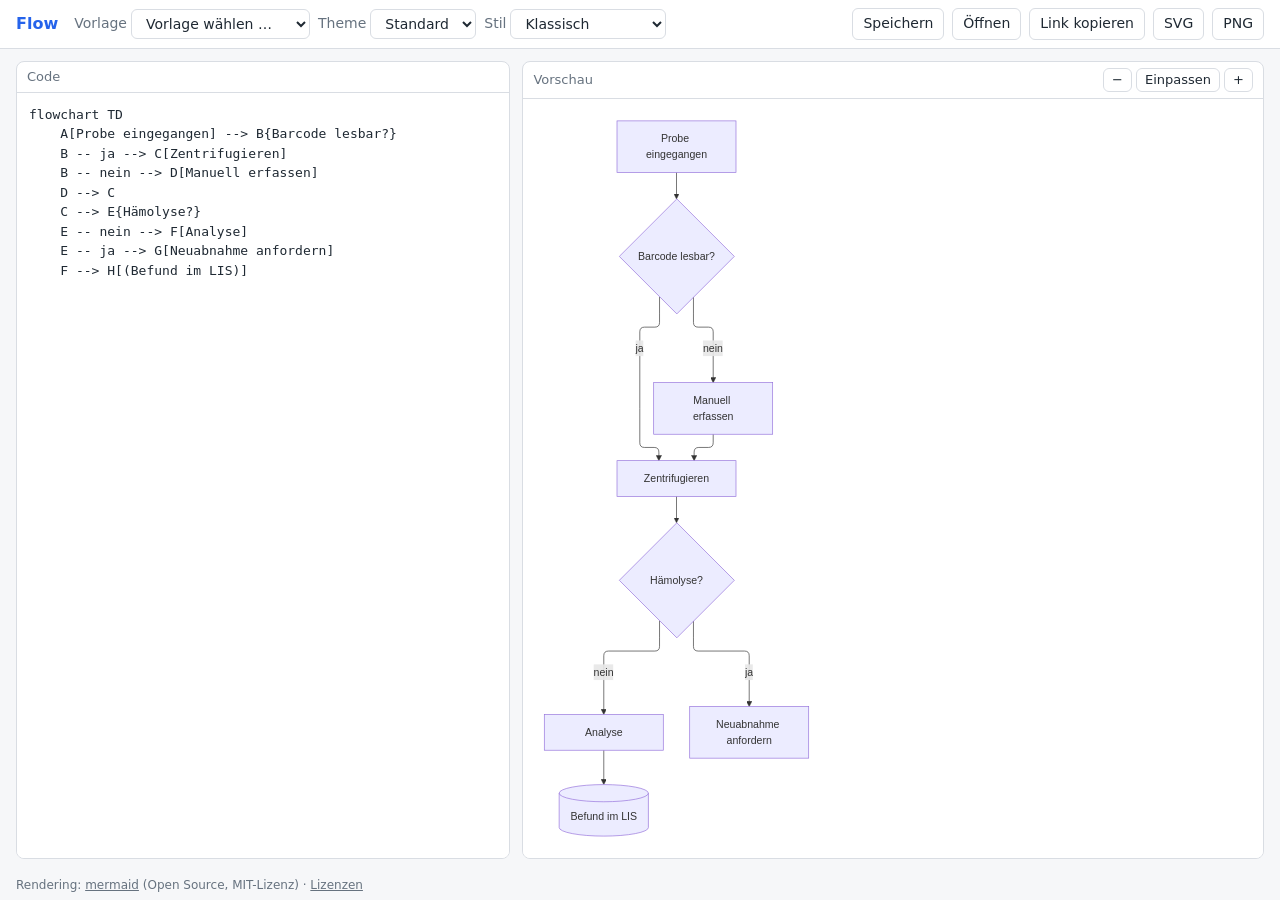
<file: index.html>
<!doctype html>
<html lang="de">
<head>
  <meta charset="utf-8">
  <meta name="viewport" content="width=device-width, initial-scale=1">
  <title>Flow – Diagramm-Editor</title>
  <link rel="icon" href="favicon.svg" type="image/svg+xml">
  <link rel="stylesheet" href="css/app.css">
</head>
<body>
  <header class="topbar">
    <span class="brand">Flow</span>

    <label class="field">
      <span>Vorlage</span>
      <select id="example"></select>
    </label>
    <label class="field">
      <span>Theme</span>
      <select id="theme">
        <option value="default">Standard</option>
        <option value="neutral">Neutral</option>
        <option value="forest">Wald</option>
        <option value="dark">Dunkel</option>
        <option value="base">Basis</option>
      </select>
    </label>
    <label class="field">
      <span>Stil</span>
      <select id="look">
        <option value="classic">Klassisch</option>
        <option value="handDrawn">Handgezeichnet</option>
      </select>
    </label>

    <span class="spacer"></span>

    <button id="btn-save" type="button">Speichern</button>
    <button id="btn-open" type="button">Öffnen</button>
    <button id="btn-share" type="button">Link kopieren</button>
    <button id="btn-svg" type="button">SVG</button>
    <button id="btn-png" type="button">PNG</button>
  </header>

  <main class="workspace">
    <section class="pane pane-code">
      <div class="pane-head">
        <span>Code</span>
        <span id="title" class="doc-title"></span>
      </div>
      <textarea id="code" spellcheck="false" autocomplete="off" autocapitalize="off"
                aria-label="Diagramm-Code"></textarea>
      <pre id="error" class="error" hidden></pre>
    </section>

    <section class="pane pane-view">
      <div class="pane-head">
        <span>Vorschau</span>
        <span class="zoom">
          <button id="zoom-out" type="button" aria-label="Verkleinern">−</button>
          <button id="zoom-fit" type="button">Einpassen</button>
          <button id="zoom-in" type="button" aria-label="Vergrößern">+</button>
        </span>
      </div>
      <div id="viewport" class="viewport">
        <div id="preview" class="preview"></div>
      </div>
    </section>
  </main>

  <dialog id="dlg-open">
    <h2>Gespeicherte Diagramme</h2>
    <p class="hint">Die Diagramme liegen nur in diesem Browser.</p>
    <ul id="saved-list" class="saved-list"></ul>
    <form method="dialog"><button>Schließen</button></form>
  </dialog>

  <div id="toast" class="toast" role="status" hidden></div>

  <footer class="footer">
    Rendering: <a href="https://github.com/mermaid-js/mermaid" rel="noopener">mermaid</a>
    (Open Source, MIT-Lizenz) ·
    <a href="THIRD_PARTY_NOTICES.md">Lizenzen</a>
  </footer>

  <script src="vendor/mermaid/mermaid.min.js"></script>
  <script src="js/examples.js"></script>
  <script src="js/app.js"></script>
</body>
</html>
</file>
<file: css/app.css>
:root {
  --bg: #f6f7f9;
  --panel: #ffffff;
  --border: #d9dde3;
  --text: #1f2933;
  --muted: #66727f;
  --accent: #2563eb;
  --accent-text: #ffffff;
  --error-bg: #fdecec;
  --error-text: #9b1c1c;
  --canvas: #ffffff;
}

@media (prefers-color-scheme: dark) {
  :root {
    --bg: #15181c;
    --panel: #1d2126;
    --border: #333a42;
    --text: #e4e7eb;
    --muted: #98a2ad;
    --accent: #3b82f6;
    --error-bg: #3a1d1d;
    --error-text: #fca5a5;
    --canvas: #262b31;
  }
}

* { box-sizing: border-box; }

html, body { height: 100%; margin: 0; }

body {
  display: flex;
  flex-direction: column;
  background: var(--bg);
  color: var(--text);
  font: 14px/1.4 system-ui, -apple-system, "Segoe UI", sans-serif;
}

button, select {
  font: inherit;
  color: var(--text);
  background: var(--panel);
  border: 1px solid var(--border);
  border-radius: 6px;
  padding: 5px 10px;
  cursor: pointer;
}

button:hover { border-color: var(--accent); }

.topbar {
  display: flex;
  flex-wrap: wrap;
  align-items: center;
  gap: 8px;
  padding: 8px 16px;
  background: var(--panel);
  border-bottom: 1px solid var(--border);
}

.brand { font-weight: 700; font-size: 16px; margin-right: 8px; color: var(--accent); }

.field { display: flex; align-items: center; gap: 4px; color: var(--muted); }

.spacer { flex: 1; }

.workspace {
  flex: 1;
  display: grid;
  grid-template-columns: minmax(280px, 2fr) 3fr;
  gap: 12px;
  padding: 12px 16px;
  min-height: 0;
}

.pane {
  display: flex;
  flex-direction: column;
  min-height: 0;
  background: var(--panel);
  border: 1px solid var(--border);
  border-radius: 8px;
  overflow: hidden;
}

.pane-head {
  display: flex;
  align-items: center;
  justify-content: space-between;
  gap: 8px;
  padding: 6px 10px;
  border-bottom: 1px solid var(--border);
  color: var(--muted);
  font-size: 13px;
}

.doc-title { font-weight: 600; color: var(--text); overflow: hidden; text-overflow: ellipsis; white-space: nowrap; }

.zoom { display: flex; gap: 4px; }
.zoom button { padding: 2px 8px; }

#code {
  flex: 1;
  width: 100%;
  resize: none;
  border: 0;
  outline: none;
  padding: 12px;
  background: var(--panel);
  color: var(--text);
  font: 13px/1.5 ui-monospace, "SF Mono", Menlo, Consolas, monospace;
  tab-size: 4;
}

.error {
  margin: 0;
  max-height: 35%;
  overflow: auto;
  padding: 8px 12px;
  background: var(--error-bg);
  color: var(--error-text);
  font: 12px/1.4 ui-monospace, Menlo, Consolas, monospace;
  white-space: pre-wrap;
}

.viewport {
  flex: 1;
  overflow: auto;
  background: var(--canvas);
}

.preview {
  display: inline-block;
  padding: 16px;
  transform-origin: 0 0;
}

.preview.stale { opacity: 0.4; }

.preview svg { display: block; max-width: none !important; }

.footer {
  padding: 6px 16px;
  color: var(--muted);
  font-size: 12px;
}

.footer a { color: var(--muted); }

dialog {
  width: min(480px, calc(100vw - 32px));
  border: 1px solid var(--border);
  border-radius: 8px;
  background: var(--panel);
  color: var(--text);
}

dialog h2 { margin: 0 0 4px; font-size: 16px; }

.hint { margin: 0 0 12px; color: var(--muted); font-size: 12px; }

.saved-list { list-style: none; margin: 0 0 12px; padding: 0; max-height: 50vh; overflow: auto; }

.saved-list li {
  display: flex;
  align-items: center;
  gap: 8px;
  padding: 6px 0;
  border-bottom: 1px solid var(--border);
}

.saved-list .name { flex: 1; background: none; border: 0; text-align: left; padding: 0; }
.saved-list .name:hover { color: var(--accent); }
.saved-list .date { color: var(--muted); font-size: 12px; }

.toast {
  position: fixed;
  left: 50%;
  bottom: 24px;
  transform: translateX(-50%);
  padding: 8px 14px;
  border-radius: 6px;
  background: var(--accent);
  color: var(--accent-text);
}

@media (max-width: 800px) {
  .workspace { grid-template-columns: 1fr; grid-template-rows: minmax(220px, 40vh) minmax(320px, 1fr); }
  body { height: auto; min-height: 100%; }
}
</file>
